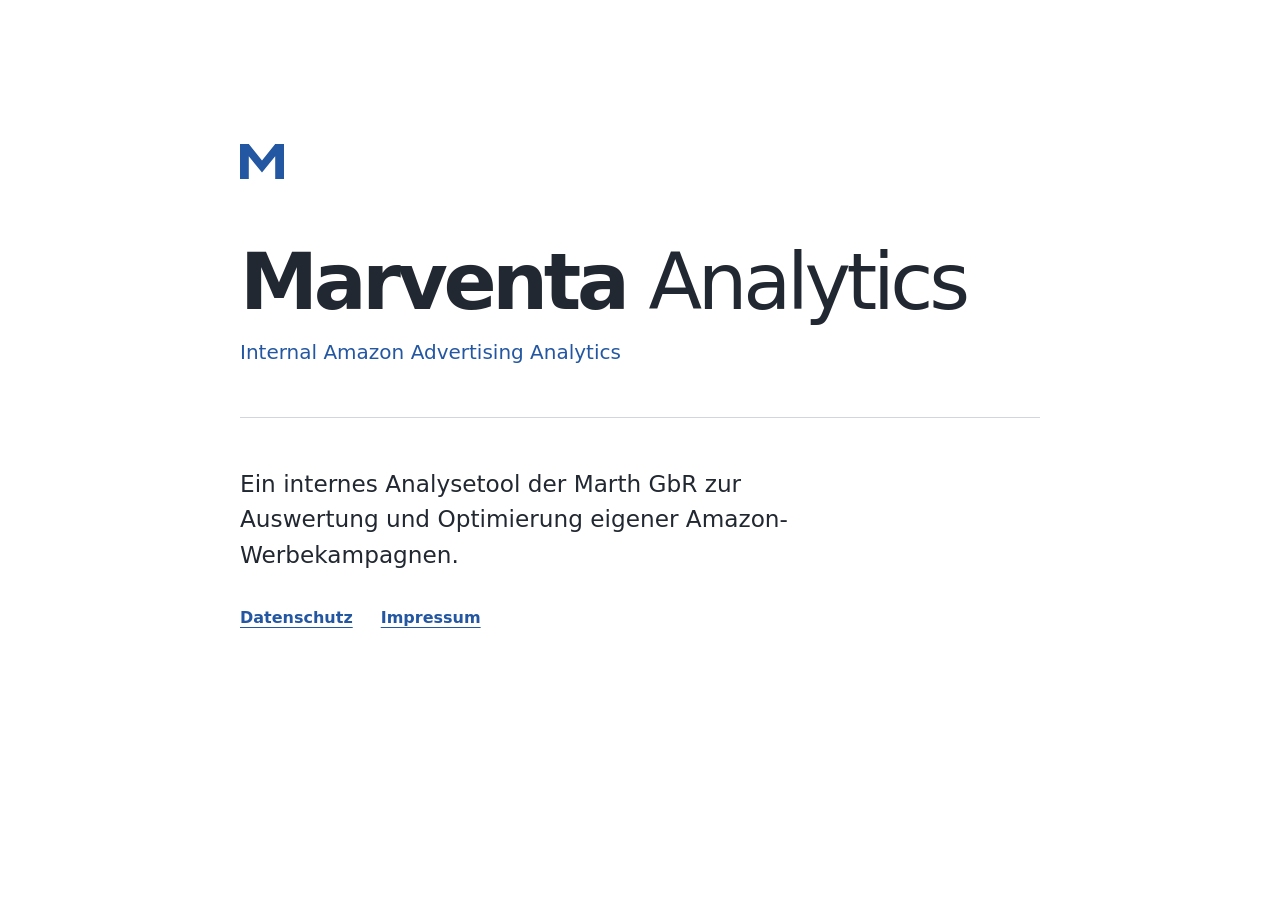
<file: index.html>
<!doctype html>
<html lang="de">
<head>
  <meta charset="utf-8">
  <meta name="viewport" content="width=device-width, initial-scale=1">
  <title>Marventa Analytics</title>
  <meta name="description" content="Marventa Analytics ist das interne Analysetool der Marth GbR für eigene Amazon-Werbekampagnen.">
  <link rel="stylesheet" href="assets/styles.css">
</head>
<body>
  <main class="page home">
    <div class="home-heading">
      <span class="brand-mark" aria-hidden="true"></span>
      <h1>Marventa <span>Analytics</span></h1>
      <p class="subtitle" lang="en">Internal Amazon Advertising Analytics</p>
    </div>
    <p class="intro">Ein internes Analysetool der Marth GbR zur Auswertung und Optimierung eigener Amazon-Werbekampagnen.</p>
    <nav class="home-links" aria-label="Rechtliche Informationen">
      <a href="datenschutz/">Datenschutz</a>
      <a href="impressum/">Impressum</a>
    </nav>
  </main>
</body>
</html>
</file>
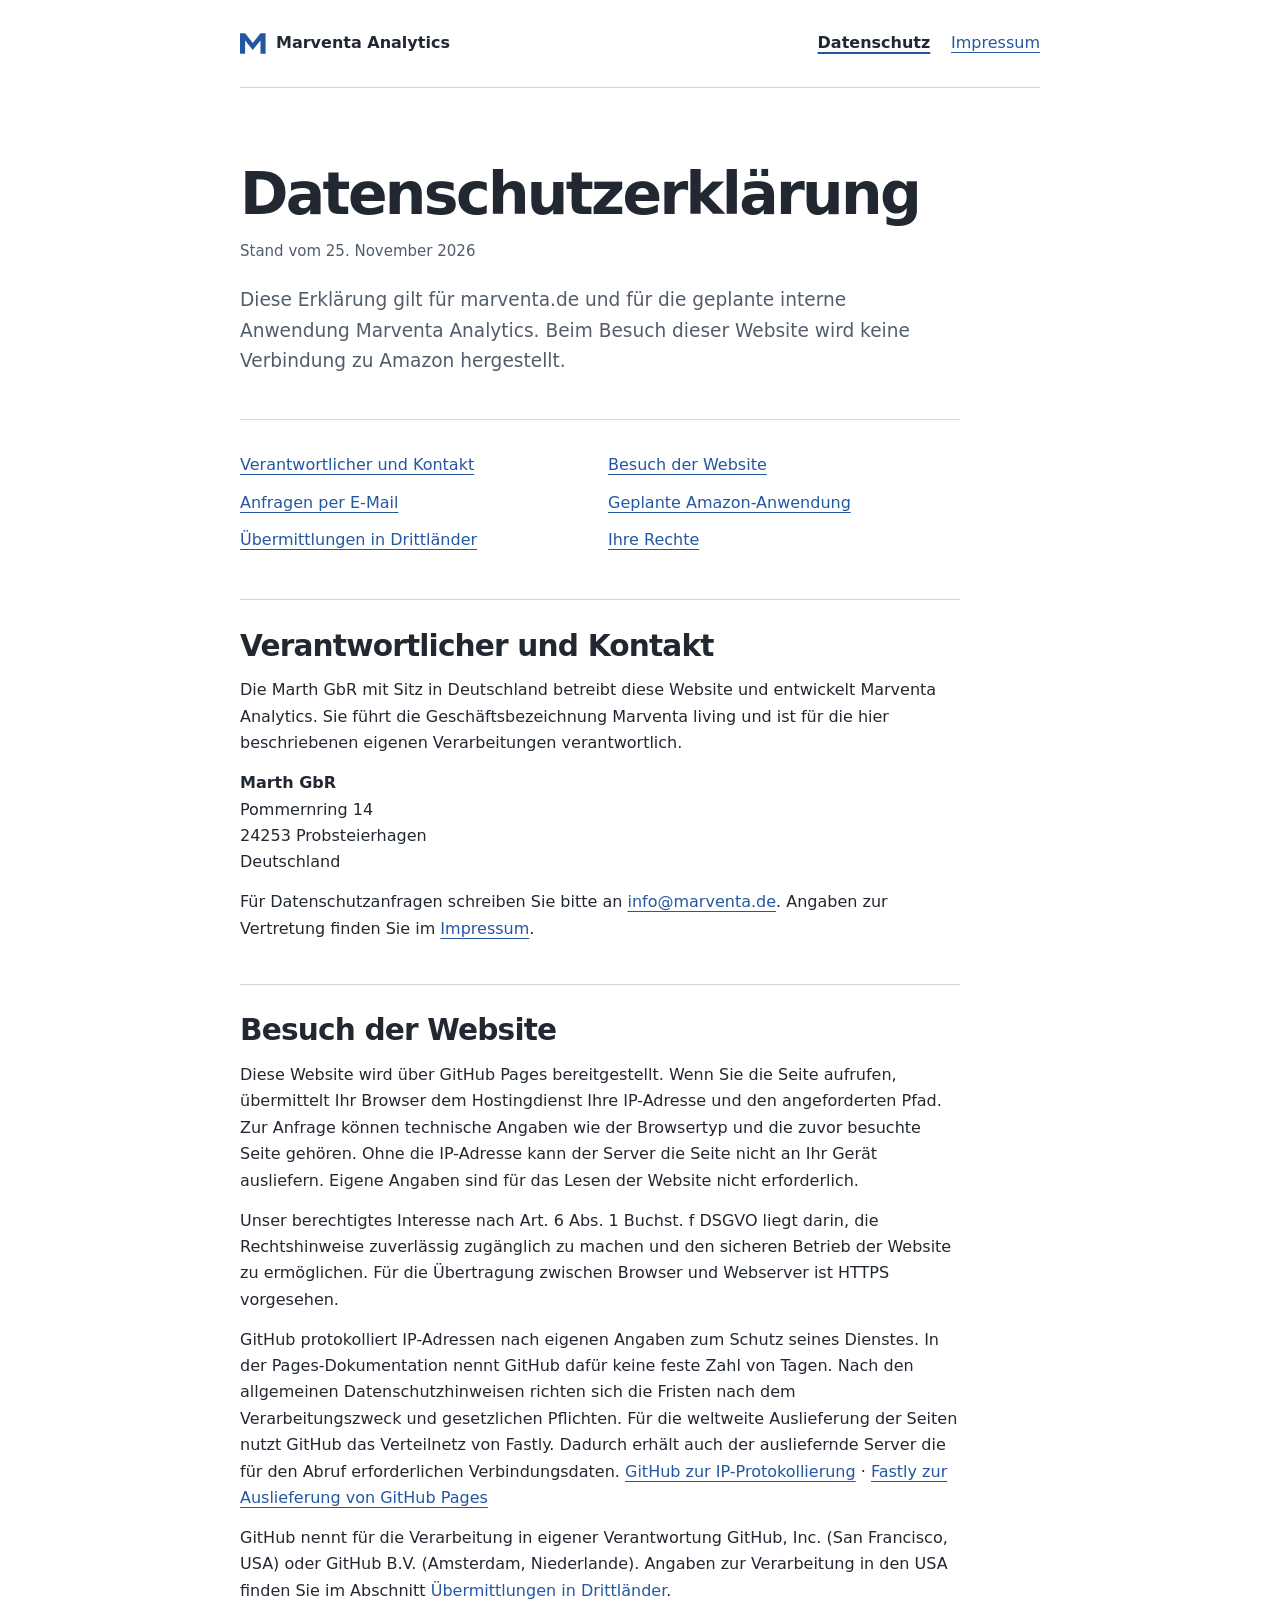
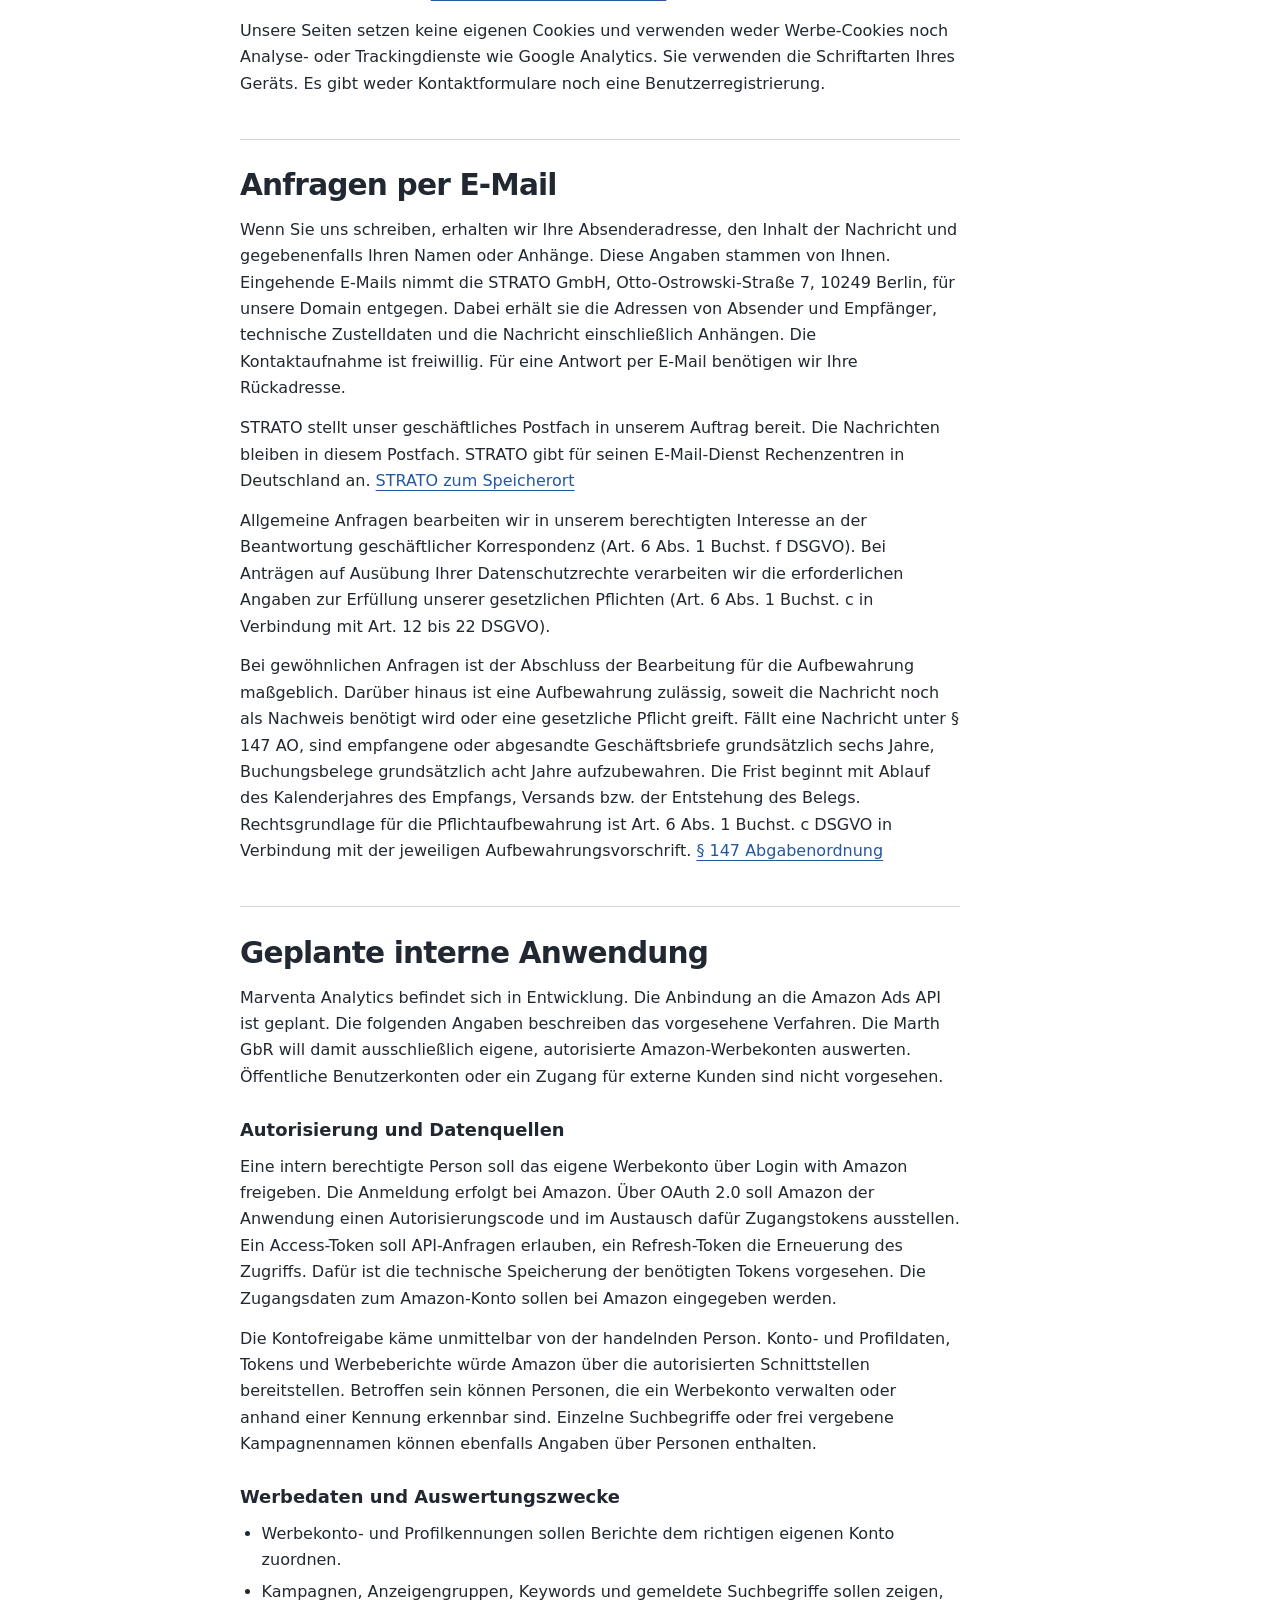
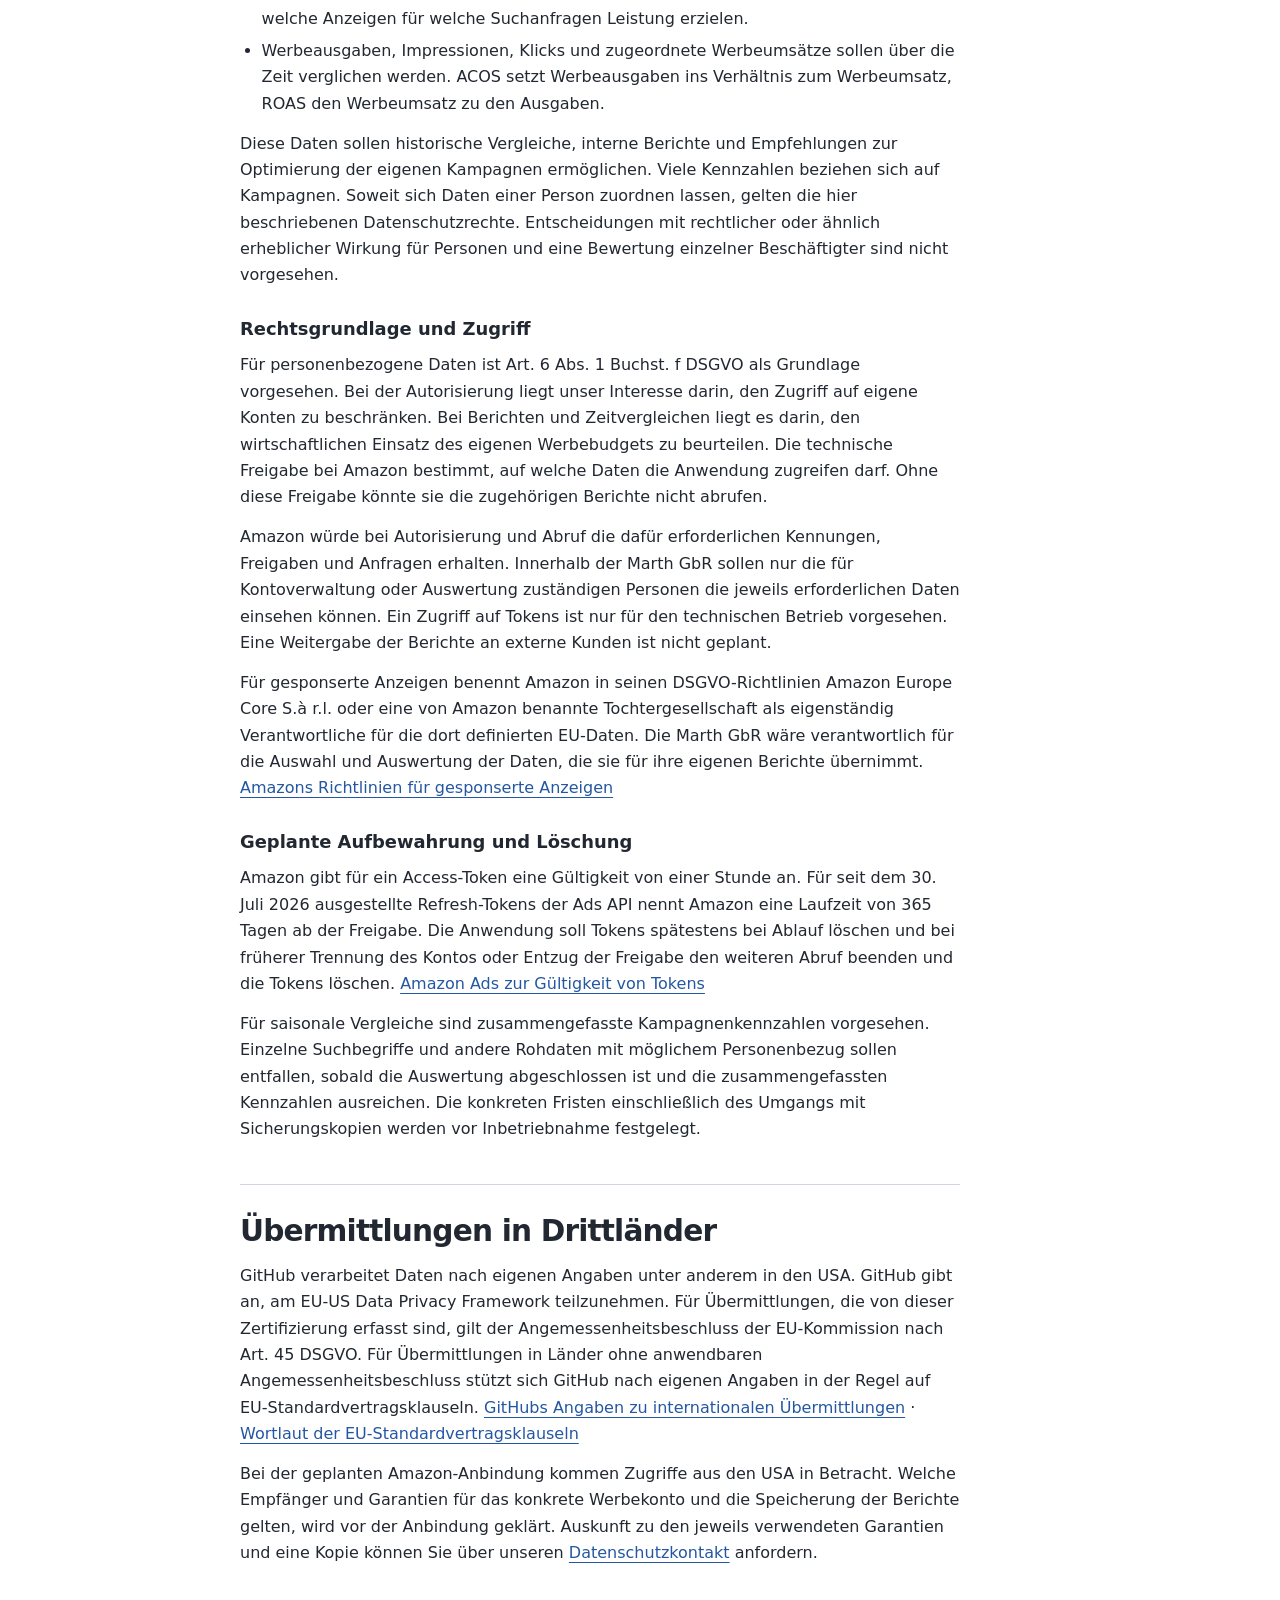
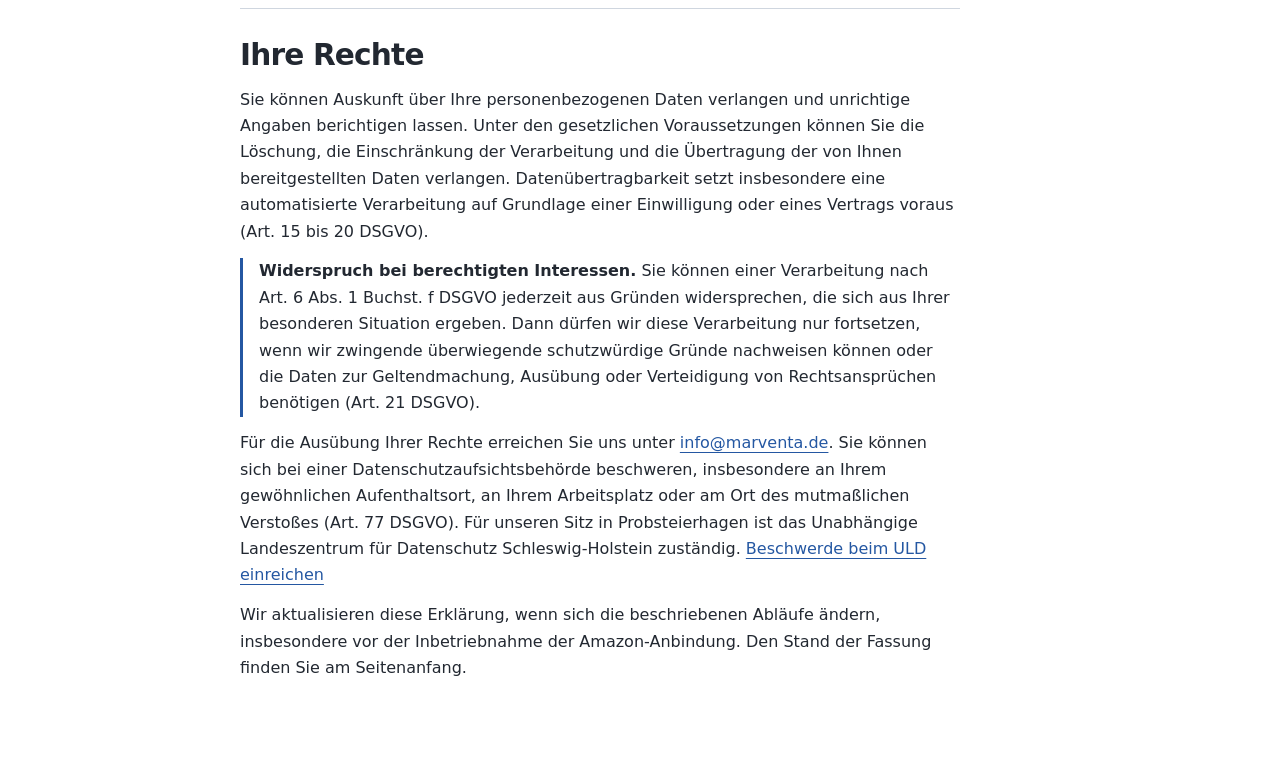
<file: datenschutz/index.html>
<!doctype html>
<html lang="de">
<head>
  <meta charset="utf-8">
  <meta name="viewport" content="width=device-width, initial-scale=1">
  <title>Datenschutzerklärung · Marventa Analytics</title>
  <meta name="description" content="Datenschutz beim Besuch von marventa.de, bei E-Mail-Anfragen und bei der geplanten internen Nutzung der Amazon Ads API durch die Marth GbR.">
  <link rel="stylesheet" href="../assets/styles.css">
</head>
<body>
  <a class="skip" href="#inhalt">Zum Inhalt</a>
  <div class="page">
    <header class="site-header">
      <a class="brand" href="../" aria-label="Marventa Analytics, Startseite"><span class="brand-mark" aria-hidden="true"></span>Marventa Analytics</a>
      <nav class="site-nav" aria-label="Rechtliche Informationen">
        <a href="./" aria-current="page">Datenschutz</a>
        <a href="../impressum/">Impressum</a>
      </nav>
    </header>
    <main class="document" id="inhalt">
      <h1>Datenschutzerklärung</h1>
      <p class="edition">Stand vom <time datetime="2026-11-25">25. November 2026</time></p>
      <p class="lead">Diese Erklärung gilt für marventa.de und für die geplante interne Anwendung Marventa Analytics. Beim Besuch dieser Website wird keine Verbindung zu Amazon hergestellt.</p>
      <nav class="contents" aria-label="Abschnitte der Datenschutzerklärung">
        <ul>
          <li><a href="#verantwortlicher">Verantwortlicher und Kontakt</a></li>
          <li><a href="#website">Besuch der Website</a></li>
          <li><a href="#anfragen">Anfragen per E-Mail</a></li>
          <li><a href="#anwendung">Geplante Amazon-Anwendung</a></li>
          <li><a href="#ausland">Übermittlungen in Drittländer</a></li>
          <li><a href="#rechte">Ihre Rechte</a></li>
        </ul>
      </nav>

      <section id="verantwortlicher">
        <h2>Verantwortlicher und Kontakt</h2>
        <p>Die Marth GbR mit Sitz in Deutschland betreibt diese Website und entwickelt Marventa Analytics. Sie führt die Geschäftsbezeichnung Marventa living und ist für die hier beschriebenen eigenen Verarbeitungen verantwortlich.</p>
        <address>
          <strong>Marth GbR</strong><br>
          Pommernring 14<br>
          24253 Probsteierhagen<br>
          Deutschland
        </address>
        <p>Für Datenschutzanfragen schreiben Sie bitte an <a href="mailto:info@marventa.de">info@marventa.de</a>. Angaben zur Vertretung finden Sie im <a href="../impressum/">Impressum</a>.</p>
      </section>

      <section id="website">
        <h2>Besuch der Website</h2>
        <p>Diese Website wird über GitHub Pages bereitgestellt. Wenn Sie die Seite aufrufen, übermittelt Ihr Browser dem Hostingdienst Ihre IP-Adresse und den angeforderten Pfad. Zur Anfrage können technische Angaben wie der Browsertyp und die zuvor besuchte Seite gehören. Ohne die IP-Adresse kann der Server die Seite nicht an Ihr Gerät ausliefern. Eigene Angaben sind für das Lesen der Website nicht erforderlich.</p>
        <p>Unser berechtigtes Interesse nach Art. 6 Abs. 1 Buchst. f DSGVO liegt darin, die Rechtshinweise zuverlässig zugänglich zu machen und den sicheren Betrieb der Website zu ermöglichen. Für die Übertragung zwischen Browser und Webserver ist HTTPS vorgesehen.</p>
        <p>GitHub protokolliert IP-Adressen nach eigenen Angaben zum Schutz seines Dienstes. In der Pages-Dokumentation nennt GitHub dafür keine feste Zahl von Tagen. Nach den allgemeinen Datenschutzhinweisen richten sich die Fristen nach dem Verarbeitungszweck und gesetzlichen Pflichten. Für die weltweite Auslieferung der Seiten nutzt GitHub das Verteilnetz von Fastly. Dadurch erhält auch der ausliefernde Server die für den Abruf erforderlichen Verbindungsdaten. <a href="https://docs.github.com/en/pages/getting-started-with-github-pages/what-is-github-pages#data-collection">GitHub zur IP-Protokollierung</a> · <a href="https://www.fastly.com/customers/github">Fastly zur Auslieferung von GitHub Pages</a></p>
        <p>GitHub nennt für die Verarbeitung in eigener Verantwortung GitHub, Inc. (San Francisco, USA) oder GitHub B.V. (Amsterdam, Niederlande). Angaben zur Verarbeitung in den USA finden Sie im Abschnitt <a href="#ausland">Übermittlungen in Drittländer</a>.</p>
        <p>Unsere Seiten setzen keine eigenen Cookies und verwenden weder Werbe-Cookies noch Analyse- oder Trackingdienste wie Google Analytics. Sie verwenden die Schriftarten Ihres Geräts. Es gibt weder Kontaktformulare noch eine Benutzerregistrierung.</p>
      </section>

      <section id="anfragen">
        <h2>Anfragen per E-Mail</h2>
        <p>Wenn Sie uns schreiben, erhalten wir Ihre Absenderadresse, den Inhalt der Nachricht und gegebenenfalls Ihren Namen oder Anhänge. Diese Angaben stammen von Ihnen. Eingehende E-Mails nimmt die STRATO GmbH, Otto-Ostrowski-Straße 7, 10249 Berlin, für unsere Domain entgegen. Dabei erhält sie die Adressen von Absender und Empfänger, technische Zustelldaten und die Nachricht einschließlich Anhängen. Die Kontaktaufnahme ist freiwillig. Für eine Antwort per E-Mail benötigen wir Ihre Rückadresse.</p>
        <p>STRATO stellt unser geschäftliches Postfach in unserem Auftrag bereit. Die Nachrichten bleiben in diesem Postfach. STRATO gibt für seinen E-Mail-Dienst Rechenzentren in Deutschland an. <a href="https://www.strato.de/mail/">STRATO zum Speicherort</a></p>
        <p>Allgemeine Anfragen bearbeiten wir in unserem berechtigten Interesse an der Beantwortung geschäftlicher Korrespondenz (Art. 6 Abs. 1 Buchst. f DSGVO). Bei Anträgen auf Ausübung Ihrer Datenschutzrechte verarbeiten wir die erforderlichen Angaben zur Erfüllung unserer gesetzlichen Pflichten (Art. 6 Abs. 1 Buchst. c in Verbindung mit Art. 12 bis 22 DSGVO).</p>
        <p>Bei gewöhnlichen Anfragen ist der Abschluss der Bearbeitung für die Aufbewahrung maßgeblich. Darüber hinaus ist eine Aufbewahrung zulässig, soweit die Nachricht noch als Nachweis benötigt wird oder eine gesetzliche Pflicht greift. Fällt eine Nachricht unter § 147 AO, sind empfangene oder abgesandte Geschäftsbriefe grundsätzlich sechs Jahre, Buchungsbelege grundsätzlich acht Jahre aufzubewahren. Die Frist beginnt mit Ablauf des Kalenderjahres des Empfangs, Versands bzw. der Entstehung des Belegs. Rechtsgrundlage für die Pflichtaufbewahrung ist Art. 6 Abs. 1 Buchst. c DSGVO in Verbindung mit der jeweiligen Aufbewahrungsvorschrift. <a href="https://www.gesetze-im-internet.de/ao_1977/__147.html">§ 147 Abgabenordnung</a></p>
      </section>

      <section id="anwendung">
        <h2>Geplante interne Anwendung</h2>
        <p>Marventa Analytics befindet sich in Entwicklung. Die Anbindung an die Amazon Ads API ist geplant. Die folgenden Angaben beschreiben das vorgesehene Verfahren. Die Marth GbR will damit ausschließlich eigene, autorisierte Amazon-Werbekonten auswerten. Öffentliche Benutzerkonten oder ein Zugang für externe Kunden sind nicht vorgesehen.</p>

        <h3>Autorisierung und Datenquellen</h3>
        <p>Eine intern berechtigte Person soll das eigene Werbekonto über Login with Amazon freigeben. Die Anmeldung erfolgt bei Amazon. Über OAuth 2.0 soll Amazon der Anwendung einen Autorisierungscode und im Austausch dafür Zugangstokens ausstellen. Ein Access-Token soll API-Anfragen erlauben, ein Refresh-Token die Erneuerung des Zugriffs. Dafür ist die technische Speicherung der benötigten Tokens vorgesehen. Die Zugangsdaten zum Amazon-Konto sollen bei Amazon eingegeben werden.</p>
        <p>Die Kontofreigabe käme unmittelbar von der handelnden Person. Konto- und Profildaten, Tokens und Werbeberichte würde Amazon über die autorisierten Schnittstellen bereitstellen. Betroffen sein können Personen, die ein Werbekonto verwalten oder anhand einer Kennung erkennbar sind. Einzelne Suchbegriffe oder frei vergebene Kampagnennamen können ebenfalls Angaben über Personen enthalten.</p>

        <h3>Werbedaten und Auswertungszwecke</h3>
        <ul>
          <li>Werbekonto- und Profilkennungen sollen Berichte dem richtigen eigenen Konto zuordnen.</li>
          <li>Kampagnen, Anzeigengruppen, Keywords und gemeldete Suchbegriffe sollen zeigen, welche Anzeigen für welche Suchanfragen Leistung erzielen.</li>
          <li>Werbeausgaben, Impressionen, Klicks und zugeordnete Werbeumsätze sollen über die Zeit verglichen werden. ACOS setzt Werbeausgaben ins Verhältnis zum Werbeumsatz, ROAS den Werbeumsatz zu den Ausgaben.</li>
        </ul>
        <p>Diese Daten sollen historische Vergleiche, interne Berichte und Empfehlungen zur Optimierung der eigenen Kampagnen ermöglichen. Viele Kennzahlen beziehen sich auf Kampagnen. Soweit sich Daten einer Person zuordnen lassen, gelten die hier beschriebenen Datenschutzrechte. Entscheidungen mit rechtlicher oder ähnlich erheblicher Wirkung für Personen und eine Bewertung einzelner Beschäftigter sind nicht vorgesehen.</p>

        <h3>Rechtsgrundlage und Zugriff</h3>
        <p>Für personenbezogene Daten ist Art. 6 Abs. 1 Buchst. f DSGVO als Grundlage vorgesehen. Bei der Autorisierung liegt unser Interesse darin, den Zugriff auf eigene Konten zu beschränken. Bei Berichten und Zeitvergleichen liegt es darin, den wirtschaftlichen Einsatz des eigenen Werbebudgets zu beurteilen. Die technische Freigabe bei Amazon bestimmt, auf welche Daten die Anwendung zugreifen darf. Ohne diese Freigabe könnte sie die zugehörigen Berichte nicht abrufen.</p>
        <p>Amazon würde bei Autorisierung und Abruf die dafür erforderlichen Kennungen, Freigaben und Anfragen erhalten. Innerhalb der Marth GbR sollen nur die für Kontoverwaltung oder Auswertung zuständigen Personen die jeweils erforderlichen Daten einsehen können. Ein Zugriff auf Tokens ist nur für den technischen Betrieb vorgesehen. Eine Weitergabe der Berichte an externe Kunden ist nicht geplant.</p>
        <p>Für gesponserte Anzeigen benennt Amazon in seinen DSGVO-Richtlinien Amazon Europe Core S.à r.l. oder eine von Amazon benannte Tochtergesellschaft als eigenständig Verantwortliche für die dort definierten EU-Daten. Die Marth GbR wäre verantwortlich für die Auswahl und Auswertung der Daten, die sie für ihre eigenen Berichte übernimmt. <a href="https://advertising.amazon.com/de-de/resources/ad-policy/sponsored-ads-additional-policies">Amazons Richtlinien für gesponserte Anzeigen</a></p>

        <h3>Geplante Aufbewahrung und Löschung</h3>
        <p>Amazon gibt für ein Access-Token eine Gültigkeit von einer Stunde an. Für seit dem 30. Juli 2026 ausgestellte Refresh-Tokens der Ads API nennt Amazon eine Laufzeit von 365 Tagen ab der Freigabe. Die Anwendung soll Tokens spätestens bei Ablauf löschen und bei früherer Trennung des Kontos oder Entzug der Freigabe den weiteren Abruf beenden und die Tokens löschen. <a href="https://advertising.amazon.com/API/docs/en-us/guides/account-management/authorization/authorization-grants">Amazon Ads zur Gültigkeit von Tokens</a></p>
        <p>Für saisonale Vergleiche sind zusammengefasste Kampagnenkennzahlen vorgesehen. Einzelne Suchbegriffe und andere Rohdaten mit möglichem Personenbezug sollen entfallen, sobald die Auswertung abgeschlossen ist und die zusammengefassten Kennzahlen ausreichen. Die konkreten Fristen einschließlich des Umgangs mit Sicherungskopien werden vor Inbetriebnahme festgelegt.</p>
      </section>

      <section id="ausland">
        <h2>Übermittlungen in Drittländer</h2>
        <p>GitHub verarbeitet Daten nach eigenen Angaben unter anderem in den USA. GitHub gibt an, am EU-US Data Privacy Framework teilzunehmen. Für Übermittlungen, die von dieser Zertifizierung erfasst sind, gilt der Angemessenheitsbeschluss der EU-Kommission nach Art. 45 DSGVO. Für Übermittlungen in Länder ohne anwendbaren Angemessenheitsbeschluss stützt sich GitHub nach eigenen Angaben in der Regel auf EU-Standardvertragsklauseln. <a href="https://docs.github.com/en/site-policy/privacy-policies/github-general-privacy-statement#international-data-transfers">GitHubs Angaben zu internationalen Übermittlungen</a> · <a href="https://eur-lex.europa.eu/eli/dec_impl/2021/914/oj">Wortlaut der EU-Standardvertragsklauseln</a></p>
        <p>Bei der geplanten Amazon-Anbindung kommen Zugriffe aus den USA in Betracht. Welche Empfänger und Garantien für das konkrete Werbekonto und die Speicherung der Berichte gelten, wird vor der Anbindung geklärt. Auskunft zu den jeweils verwendeten Garantien und eine Kopie können Sie über unseren <a href="#verantwortlicher">Datenschutzkontakt</a> anfordern.</p>
      </section>

      <section id="rechte">
        <h2>Ihre Rechte</h2>
        <p>Sie können Auskunft über Ihre personenbezogenen Daten verlangen und unrichtige Angaben berichtigen lassen. Unter den gesetzlichen Voraussetzungen können Sie die Löschung, die Einschränkung der Verarbeitung und die Übertragung der von Ihnen bereitgestellten Daten verlangen. Datenübertragbarkeit setzt insbesondere eine automatisierte Verarbeitung auf Grundlage einer Einwilligung oder eines Vertrags voraus (Art. 15 bis 20 DSGVO).</p>
        <p class="rights-notice"><strong>Widerspruch bei berechtigten Interessen.</strong> Sie können einer Verarbeitung nach Art. 6 Abs. 1 Buchst. f DSGVO jederzeit aus Gründen widersprechen, die sich aus Ihrer besonderen Situation ergeben. Dann dürfen wir diese Verarbeitung nur fortsetzen, wenn wir zwingende überwiegende schutzwürdige Gründe nachweisen können oder die Daten zur Geltendmachung, Ausübung oder Verteidigung von Rechtsansprüchen benötigen (Art. 21 DSGVO).</p>
        <p>Für die Ausübung Ihrer Rechte erreichen Sie uns unter <a href="mailto:info@marventa.de">info@marventa.de</a>. Sie können sich bei einer Datenschutzaufsichtsbehörde beschweren, insbesondere an Ihrem gewöhnlichen Aufenthaltsort, an Ihrem Arbeitsplatz oder am Ort des mutmaßlichen Verstoßes (Art. 77 DSGVO). Für unseren Sitz in Probsteierhagen ist das Unabhängige Landeszentrum für Datenschutz Schleswig-Holstein zuständig. <a href="https://www.datenschutzzentrum.de/formular/beschwerde.php">Beschwerde beim ULD einreichen</a></p>
        <p>Wir aktualisieren diese Erklärung, wenn sich die beschriebenen Abläufe ändern, insbesondere vor der Inbetriebnahme der Amazon-Anbindung. Den Stand der Fassung finden Sie am Seitenanfang.</p>
      </section>
    </main>
  </div>
</body>
</html>
</file>
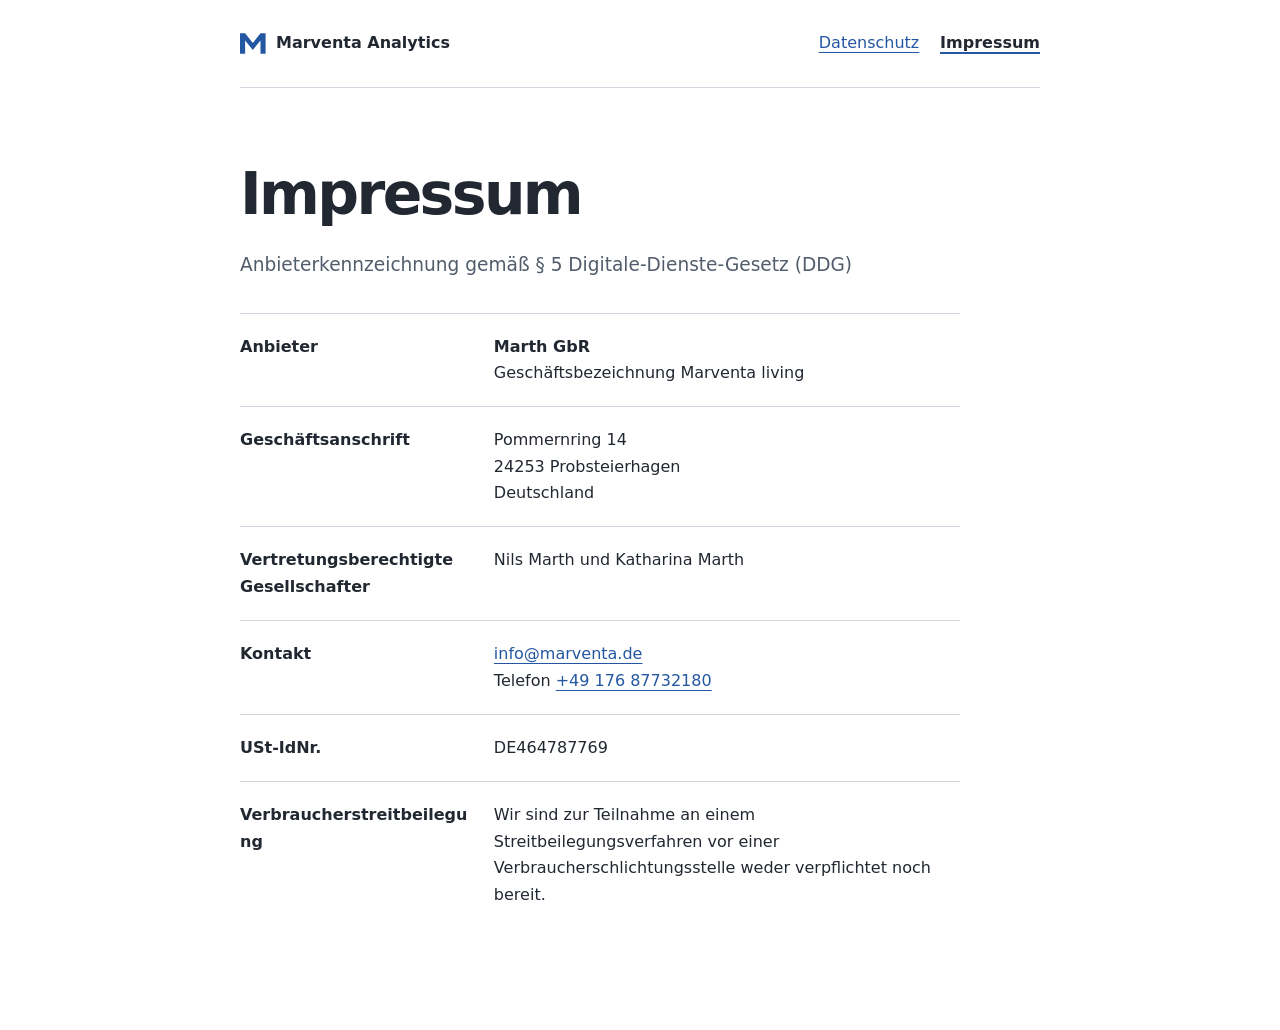
<file: impressum/index.html>
<!doctype html>
<html lang="de">
<head>
  <meta charset="utf-8">
  <meta name="viewport" content="width=device-width, initial-scale=1">
  <title>Impressum · Marventa Analytics</title>
  <meta name="description" content="Anbieterkennzeichnung und Kontakt der Marth GbR, Betreiberin von Marventa Analytics.">
  <link rel="stylesheet" href="../assets/styles.css">
</head>
<body>
  <a class="skip" href="#inhalt">Zum Inhalt</a>
  <div class="page">
    <header class="site-header">
      <a class="brand" href="../" aria-label="Marventa Analytics, Startseite"><span class="brand-mark" aria-hidden="true"></span>Marventa Analytics</a>
      <nav class="site-nav" aria-label="Rechtliche Informationen">
        <a href="../datenschutz/">Datenschutz</a>
        <a href="./" aria-current="page">Impressum</a>
      </nav>
    </header>
    <main class="document" id="inhalt">
      <h1>Impressum</h1>
      <p class="lead">Anbieterkennzeichnung gemäß § 5 Digitale-Dienste-Gesetz (DDG)</p>
      <dl class="details">
        <div>
          <dt>Anbieter</dt>
          <dd><strong>Marth GbR</strong><br>Geschäftsbezeichnung Marventa living</dd>
        </div>
        <div>
          <dt>Geschäftsanschrift</dt>
          <dd>Pommernring 14<br>24253 Probsteierhagen<br>Deutschland</dd>
        </div>
        <div>
          <dt>Vertretungsberechtigte Gesellschafter</dt>
          <dd>Nils Marth und Katharina Marth</dd>
        </div>
        <div>
          <dt>Kontakt</dt>
          <dd>
            <a href="mailto:info@marventa.de">info@marventa.de</a><br>
            Telefon <a href="tel:+4917687732180">+49 176 87732180</a>
          </dd>
        </div>
        <div>
          <dt>USt-IdNr.</dt>
          <dd>DE464787769</dd>
        </div>
        <div>
          <dt>Verbraucherstreitbeilegung</dt>
          <dd>Wir sind zur Teilnahme an einem Streitbeilegungsverfahren vor einer Verbraucherschlichtungsstelle weder verpflichtet noch bereit.</dd>
        </div>
      </dl>
    </main>
  </div>
</body>
</html>
</file>
<file: assets/styles.css>
:root {
  color-scheme: light;
  --ink: #222831;
  --muted: #525d6c;
  --blue: #2457a2;
  --rule: #cfd6df;
  font-family: system-ui, sans-serif;
  color: var(--ink);
  background: #fff;
  line-height: 1.65;
}

* { box-sizing: border-box; }
body { margin: 0; }
h1, h2, h3, p, ul, dl, dd { margin: 0; }
.page {
  width: min(50rem, calc(100% - 3rem));
  margin-inline: auto;
  padding-bottom: clamp(3rem, 8vw, 7rem);
}
a {
  color: var(--blue);
  text-decoration-thickness: 1px;
  text-underline-offset: .22em;
}
a:hover { text-decoration-thickness: 2px; }
a:focus-visible { outline: 3px solid var(--blue); outline-offset: 4px; }
.brand-mark {
  display: inline-block;
  flex: none;
  width: 2.75rem;
  aspect-ratio: 5 / 4;
  background: var(--blue);
  clip-path: polygon(0 100%, 0 0, 20% 0, 50% 47%, 80% 0, 100% 0, 100% 100%, 80% 100%, 80% 35%, 50% 81%, 20% 35%, 20% 100%);
}

.home { padding-top: clamp(4.5rem, 16vh, 11rem); }
.home-heading {
  padding-bottom: clamp(2rem, 5vw, 3rem);
  border-bottom: 1px solid var(--rule);
}
.home h1 {
  margin: clamp(2rem, 5vw, 3.4rem) 0 .8rem;
  font-size: clamp(2.9rem, 6.7vw, 4.9rem);
  font-weight: 670;
  letter-spacing: -.055em;
  line-height: 1.03;
}
.home h1 span { font-weight: 400; }
.subtitle {
  font-size: clamp(1rem, 2.1vw, 1.25rem);
  font-weight: 500;
  color: var(--blue);
}
.intro {
  max-width: 35rem;
  margin-block: clamp(2rem, 5vw, 3rem) 1.45rem;
  font-size: clamp(1.125rem, 2.3vw, 1.45rem);
  line-height: 1.55;
}
.home-links, .site-nav { display: flex; flex-wrap: wrap; gap: .25rem 1.75rem; }
.home-links a, .site-nav a { display: inline-flex; align-items: center; min-height: 2.75rem; }
.home-links a { font-weight: 600; }

.skip {
  position: absolute;
  inset: .6rem auto auto .6rem;
  padding: .45rem .8rem;
  background: #fff;
}
.skip:not(:focus) { clip-path: inset(50%); width: 1px; height: 1px; overflow: hidden; padding: 0; }
.site-header {
  display: flex;
  flex-wrap: wrap;
  align-items: center;
  justify-content: space-between;
  gap: .45rem 1.5rem;
  padding-block: 1.35rem;
  border-bottom: 1px solid var(--rule);
}
.brand {
  display: inline-flex;
  align-items: center;
  gap: .65rem;
  color: var(--ink);
  text-decoration: none;
  font-weight: 650;
  min-height: 2.75rem;
}
.brand:hover { text-decoration: underline; }
.brand .brand-mark { width: 1.6rem; }
.site-nav { gap: .3rem 1.3rem; }
.site-nav [aria-current="page"] {
  color: var(--ink);
  font-weight: 650;
  text-decoration: underline;
  text-decoration-color: var(--blue);
  text-decoration-thickness: 2px;
}
.document {
  max-width: 45rem;
  padding-top: clamp(2.5rem, 6vw, 4.5rem);
  overflow-wrap: break-word;
}
.document h1, .document h2, .document h3 {
  line-height: 1.18;
  text-wrap: balance;
  hyphens: auto;
}
.document h1 { font-size: clamp(2.1rem, 5.5vw, 3.65rem); letter-spacing: -.045em; }
.document h2 { font-size: clamp(1.45rem, 3vw, 1.85rem); letter-spacing: -.028em; }
.document h3 { font-size: 1.12rem; margin-top: 1.8rem; }
.document p, .document ul, .document address { margin-top: .85rem; }
.document .lead { font-size: 1.16rem; color: var(--muted); margin-top: 1.3rem; }
.document .edition { font-size: .9375rem; color: var(--muted); margin-top: .65rem; }
.document section, .contents {
  margin-top: 2.6rem;
  padding-top: 1.8rem;
  border-top: 1px solid var(--rule);
}
.document section { scroll-margin-top: 1rem; }
.contents ul {
  display: grid;
  grid-template-columns: repeat(auto-fit, minmax(min(100%, 15rem), 1fr));
  gap: .25rem 1rem;
  list-style: none;
  padding: 0;
  margin: 0;
}
.contents a { display: inline-block; padding-block: .23rem; }
.document ul:not(.contents ul) { padding-left: 1.35rem; }
.document li + li { margin-top: .35rem; }
.contents li + li { margin: 0; }
address { font-style: normal; }
.review {
  border-inline-start: 2px solid var(--rule);
  padding-inline-start: .85rem;
  color: var(--muted);
}
.review strong { color: var(--ink); font-size: .94em; }
.rights-notice { border-inline-start: 3px solid var(--blue); padding-inline-start: 1rem; }
.details { margin-top: 2rem; }
.details > div {
  display: grid;
  grid-template-columns: minmax(9rem, 1fr) 2fr;
  gap: .3rem 1.3rem;
  padding-block: 1.25rem;
  border-top: 1px solid var(--rule);
}
.details dt { font-weight: 650; }
.details address { margin: 0; }
@media (max-width: 35rem) {
  .site-header { align-items: flex-start; flex-direction: column; }
  .details > div { grid-template-columns: 1fr; }
}
@media print {
  .page { width: 100%; padding: 0; }
  .site-header, .skip, .contents { display: none; }
  .document { max-width: none; padding: 0; }
  .document section { margin-top: 1.25rem; padding-top: .8rem; }
  h1, h2, h3 { break-after: avoid; }
}
</file>
